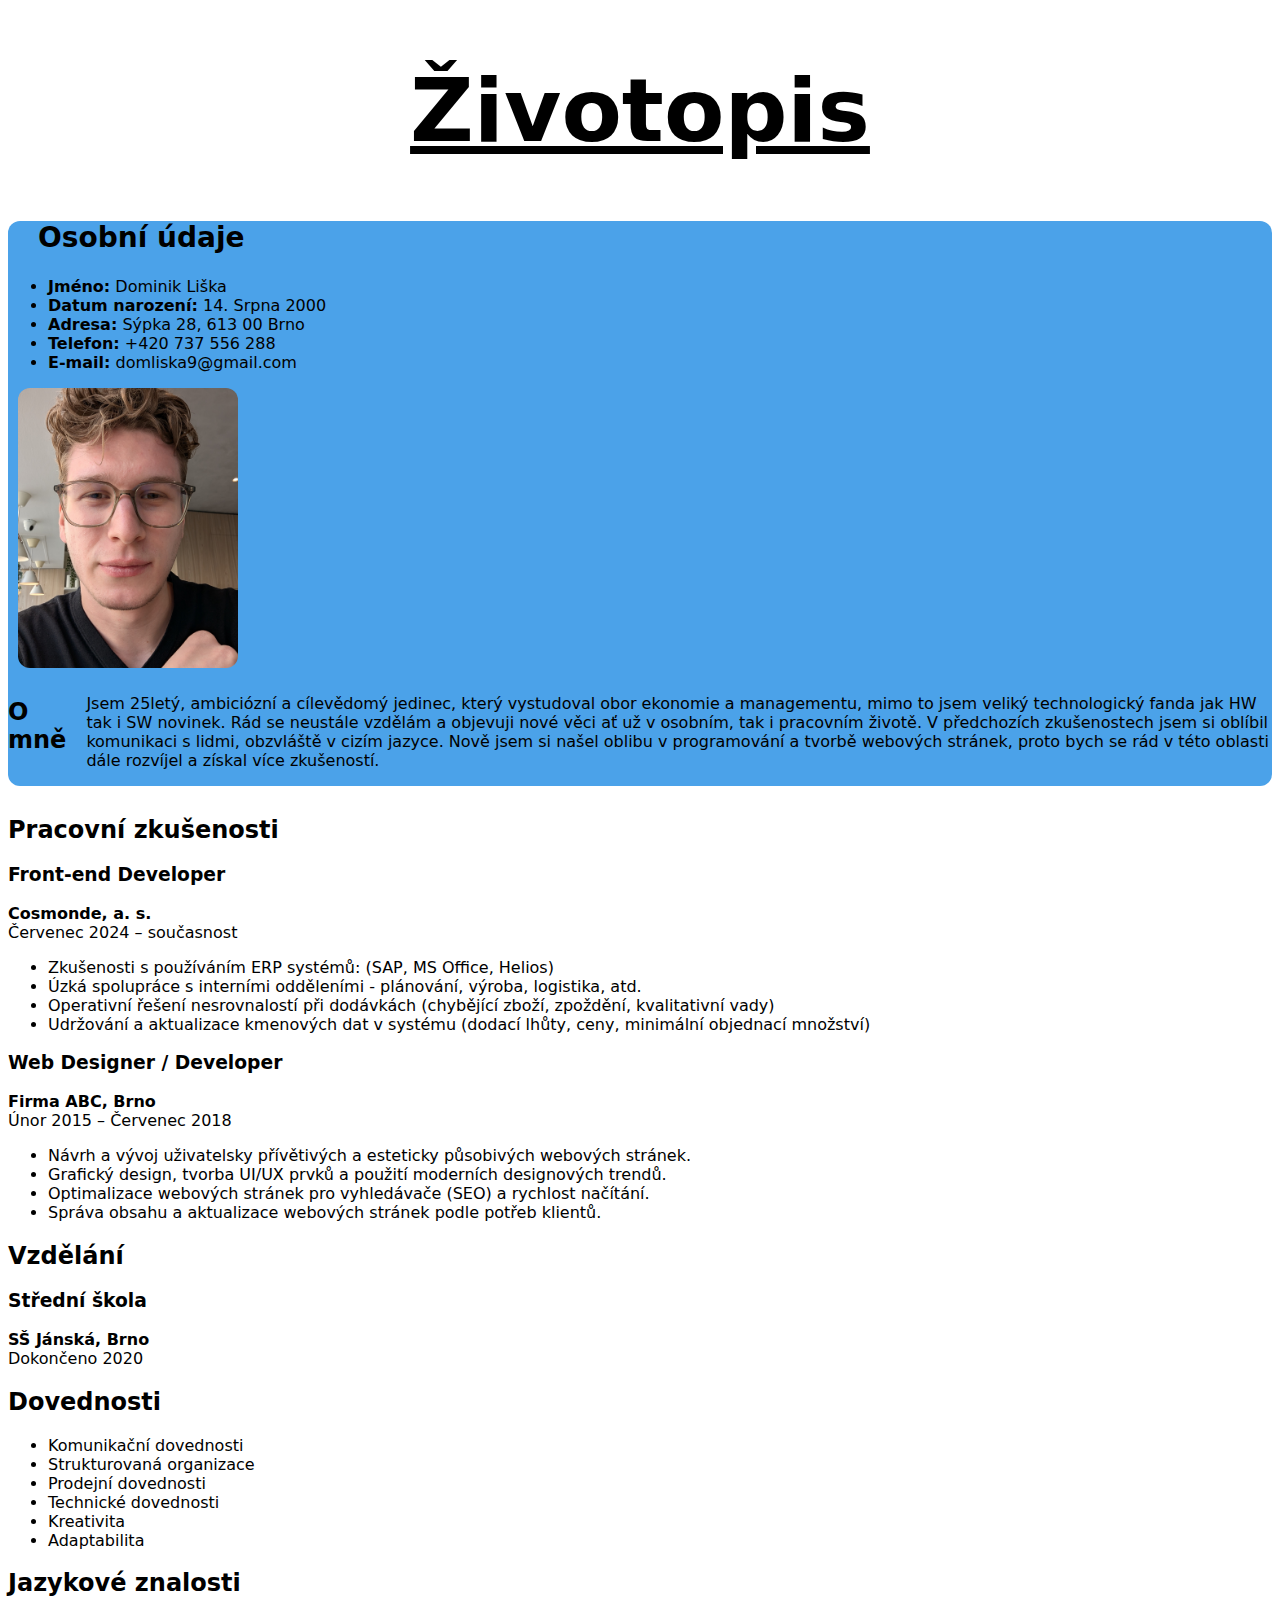
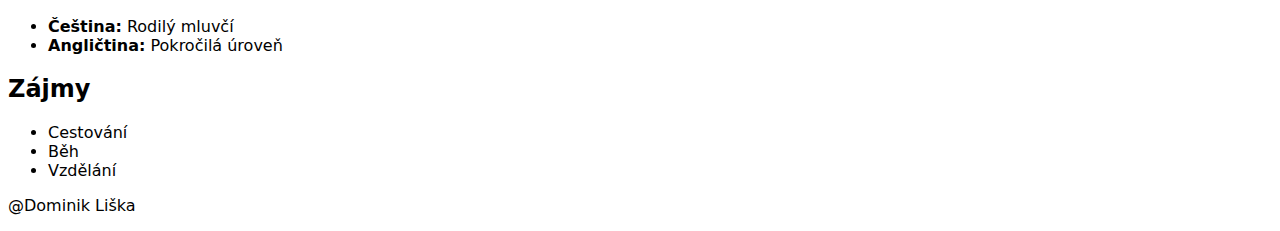
<file: index.html>
<!DOCTYPE html>
<html lang="cs">
  <head>
    <meta charset="UTF-8" />
    <meta name="viewport" content="width=device-width" />
    <meta
      name="description"
      content="CV Dominik Liška - budoucí front end developer"
    />
    <title>Životopis - Dominik Liška</title>
    <link rel="stylesheet" href="styles.css" />
    <link
      href="https://fonts.google.com/specimen/Are+You+Serious?preview.text=sem%2025let%C3%BD,%20ambici%C3%B3zn%C3%AD%20a%20c%C3%ADlev%C4%9Bdom%C3%BD%20jedinec,%20kter%C3%BD%20vystudoval%20obor%0A%20%20%20%20%20%20%20%20%20%20ekonomie%20a%20managementu,%20mimo%20to%20jsem%20velik%C3%BD%20technologick%C3%BD%20fanda%20jak%20HW%0A%20%20%20%20%20%20%20%20%20%20tak%20i%20SW%20novinek.%20R%C3%A1d%20se%20neust%C3%A1le%20vzd%C4%9Bl%C3%A1m%20a%20"
      rel="stylesheet"
    />
  </head>

  <body>
    <!-- HLAVIČKA STRÁNKY, NADPIS -->
    <header>
      <h1>Životopis</h1>
    </header>

    <!-- HLAVNÍ OBSAH -->
    <main>
      <!-- Sekce: OSOBNÍ ÚDAJE -->
      <div class="horni-blok">
      <section class="osobni-udaje-sekce">
        <div class="personal-info-kontejner">
          <h2 id="osobni-udaje">Osobní údaje</h2>
          <ul>
            <li><strong>Jméno:</strong> Dominik Liška</li>
            <li><strong>Datum narození:</strong> 14. Srpna 2000</li>
            <li><strong>Adresa:</strong> Sýpka 28, 613 00 Brno</li>
            <li><strong>Telefon:</strong> +420 737 556 288</li>
            <li><strong>E-mail:</strong> domliska9@gmail.com</li>
          </ul>
        </div>

        <img src="PXL_20251004_101311910.jpg" alt="Fotka na CV" class="Fotka" />
      </section>
      <!--Sekce o mně-->
      <section>
        <div class="o-mne">
        <h2>O mně</h2>
        <p>
          Jsem 25letý, ambiciózní a cílevědomý jedinec, který vystudoval obor
          ekonomie a managementu, mimo to jsem veliký technologický fanda jak HW
          tak i SW novinek. Rád se neustále vzdělám a objevuji nové věci ať už v
          osobním, tak i pracovním životě. V předchozích zkušenostech jsem si
          oblíbil komunikaci s lidmi, obzvláště v cizím jazyce. Nově jsem si
          našel oblibu v programování a tvorbě webových stránek, proto bych se
          rád v této oblasti dále rozvíjel a získal více zkušeností.
        </p>
        </div>
        </div>
      </section>
      <!-- Sekce: PRACOVNÍ ZKUŠENOSTI -->
      <section class="zkusenosti">
        <h2>Pracovní zkušenosti</h2>

        <article>
          <h3>Front-end Developer</h3>
          <p>
            <strong>Cosmonde, a. s.</strong><br />
            Červenec 2024 – současnost
          </p>
          <ul>
            <li>
              Zkušenosti s používáním ERP systémů: (SAP, MS Office, Helios)
            </li>
            <li>
              Úzká spolupráce s interními odděleními - plánování, výroba,
              logistika, atd.
            </li>
            <li>
              Operativní řešení nesrovnalostí při dodávkách (chybějící zboží,
              zpoždění, kvalitativní vady)
            </li>
            <li>
              Udržování a aktualizace kmenových dat v systému (dodací lhůty,
              ceny, minimální objednací množství)
            </li>
          </ul>
        </article>

        <article>
          <h3>Web Designer / Developer</h3>
          <p>
            <strong>Firma ABC, Brno</strong><br />
            Únor 2015 – Červenec 2018
          </p>
          <ul>
            <li>
              Návrh a vývoj uživatelsky přívětivých a esteticky působivých
              webových stránek.
            </li>
            <li>
              Grafický design, tvorba UI/UX prvků a použití moderních
              designových trendů.
            </li>
            <li>
              Optimalizace webových stránek pro vyhledávače (SEO) a rychlost
              načítání.
            </li>
            <li>
              Správa obsahu a aktualizace webových stránek podle potřeb klientů.
            </li>
          </ul>
        </article>
      </section>

      <!-- Sekce: VZDĚLÁNÍ -->
      <section class="vzdelani">
        <h2>Vzdělání</h2>

        <article>
          <h3>Střední škola</h3>
          <p>
            <strong>SŠ Jánská, Brno</strong><br />
            Dokončeno 2020
          </p>
        </article>
      </section>

      <!-- Sekce: DOVEDNOSTI -->
      <section class="skills">
        <h2>Dovednosti</h2>
        <ul>
          <li>Komunikační dovednosti</li>
          <li>Strukturovaná organizace</li>
          <li>Prodejní dovednosti</li>
          <li>Technické dovednosti</li>
          <li>Kreativita</li>
          <li>Adaptabilita</li>
        </ul>
      </section>

      <!-- Sekce: JAZYKY -->
      <section class="jazyky">
        <h2>Jazykové znalosti</h2>
        <ul>
          <li><strong>Čeština:</strong> Rodilý mluvčí</li>
          <li><strong>Angličtina:</strong> Pokročilá úroveň</li>
        </ul>
      </section>

      <!-- Sekce: ZÁJMY -->
      <section class="hobbies">
        <h2>Zájmy</h2>
        <ul>
          <li>Cestování</li>
          <li>Běh</li>
          <li>Vzdělání</li>
        </ul>
      </section>
    </main>

    <!-- PATIČKA STRÁNKY -->
    <footer>
      <p>@Dominik Liška</p>
    </footer>
  </body>
</html>
</file>
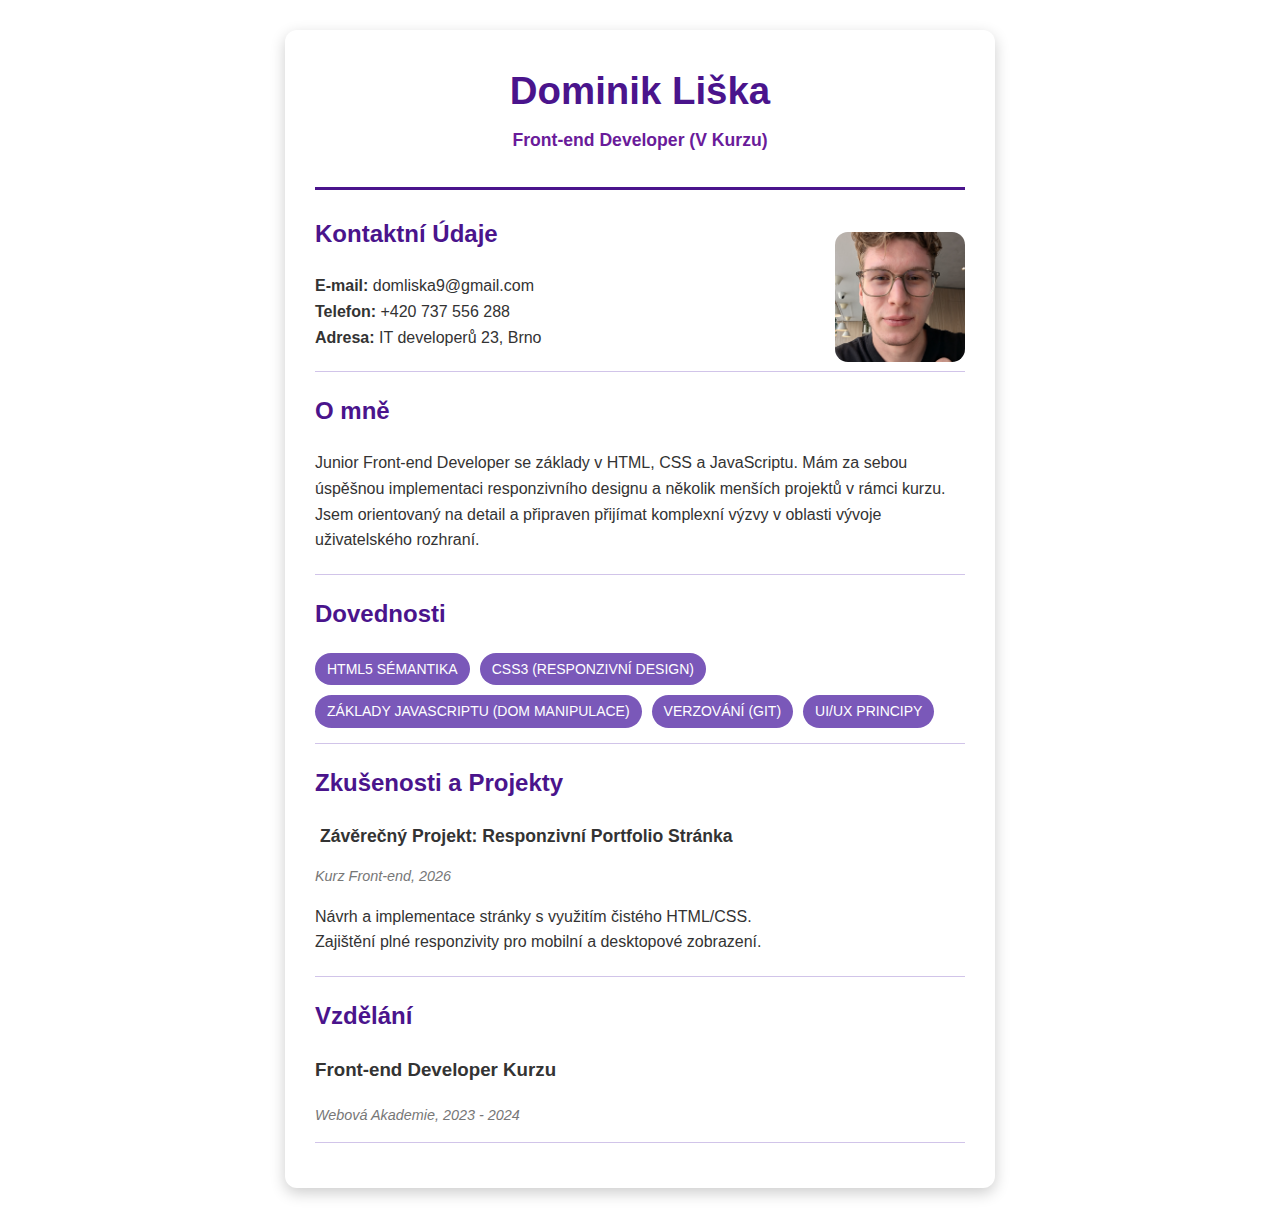
<file: CV/index.html>
<!DOCTYPE html>
<html lang="cs">
  <head>
    <title>Jednoduchý Životopis</title>
    <meta charset="UTF-8" />
    <meta name="viewport" content="width=device-width, initial-scale=1.0" />
    <link rel="stylesheet" href="styles.css" />
  </head>
  <body>
    <header class="cv-hlavicka">
      <h1>Dominik Liška</h1>
      <p class="job-title">Front-end Developer (V Kurzu)</p>
      <img src="PXL_20251004_101311910.jpg" alt="Moje profil fotka" id="profilka"/>
      <!-- Musím dát fotku do hlavičky -->
    </header>

    <main class="cv-hlavni">

      <section class="contact-info sekce">
        <h2>Kontaktní Údaje</h2>
        <ul>
          <li><strong>E-mail:</strong> domliska9@gmail.com</li>
          <li><strong>Telefon:</strong> +420 737 556 288</li>
          <li><strong>Adresa:</strong> IT developerů 23, Brno</li>
        </ul>
      </section>

      <section class="o-mne">
        <h2>O mně</h2>
        <p>
          Junior Front-end Developer se základy v HTML, CSS a JavaScriptu. Mám za sebou úspěšnou implementaci responzivního designu a několik menších projektů v rámci kurzu. Jsem orientovaný na detail a připraven přijímat komplexní výzvy v oblasti vývoje uživatelského rozhraní.
        </p>
      </section>

      <section class="skills">
        <h2>Dovednosti</h2>
        <ul class="skills-list">
          <li>HTML5 Sémantika</li>
          <li>CSS3 (Responzivní Design)</li>
          <li>Základy JavaScriptu (DOM manipulace)</li>
          <li>Verzování (Git)</li>
          <li>UI/UX Principy</li>
        </ul>
      </section>

      <section class="zkusenosti">
        <h2>Zkušenosti a Projekty</h2>
        <article class="projekty">
          <h3>Závěrečný Projekt: Responzivní Portfolio Stránka</h3>
          <p class="datumy">Kurz Front-end, 2026</p>
          <ul>
            <li>Návrh a implementace stránky s využitím čistého HTML/CSS.</li>
            <li>Zajištění plné responzivity pro mobilní a desktopové zobrazení.</li>
          </ul>
        </article>
      </section>

      <section class="vzdelani">
        <h2>Vzdělání</h2>
        <article class="entry">
          <h3>Front-end Developer Kurzu</h3>
          <p class="datumy">Webová Akademie, 2023 - 2024</p>
        </article> 
      </section>
      
    </main>
  </body>
  <!-- <footer></footer> Nevím, co by dal jako footer -->
</html>
</file>
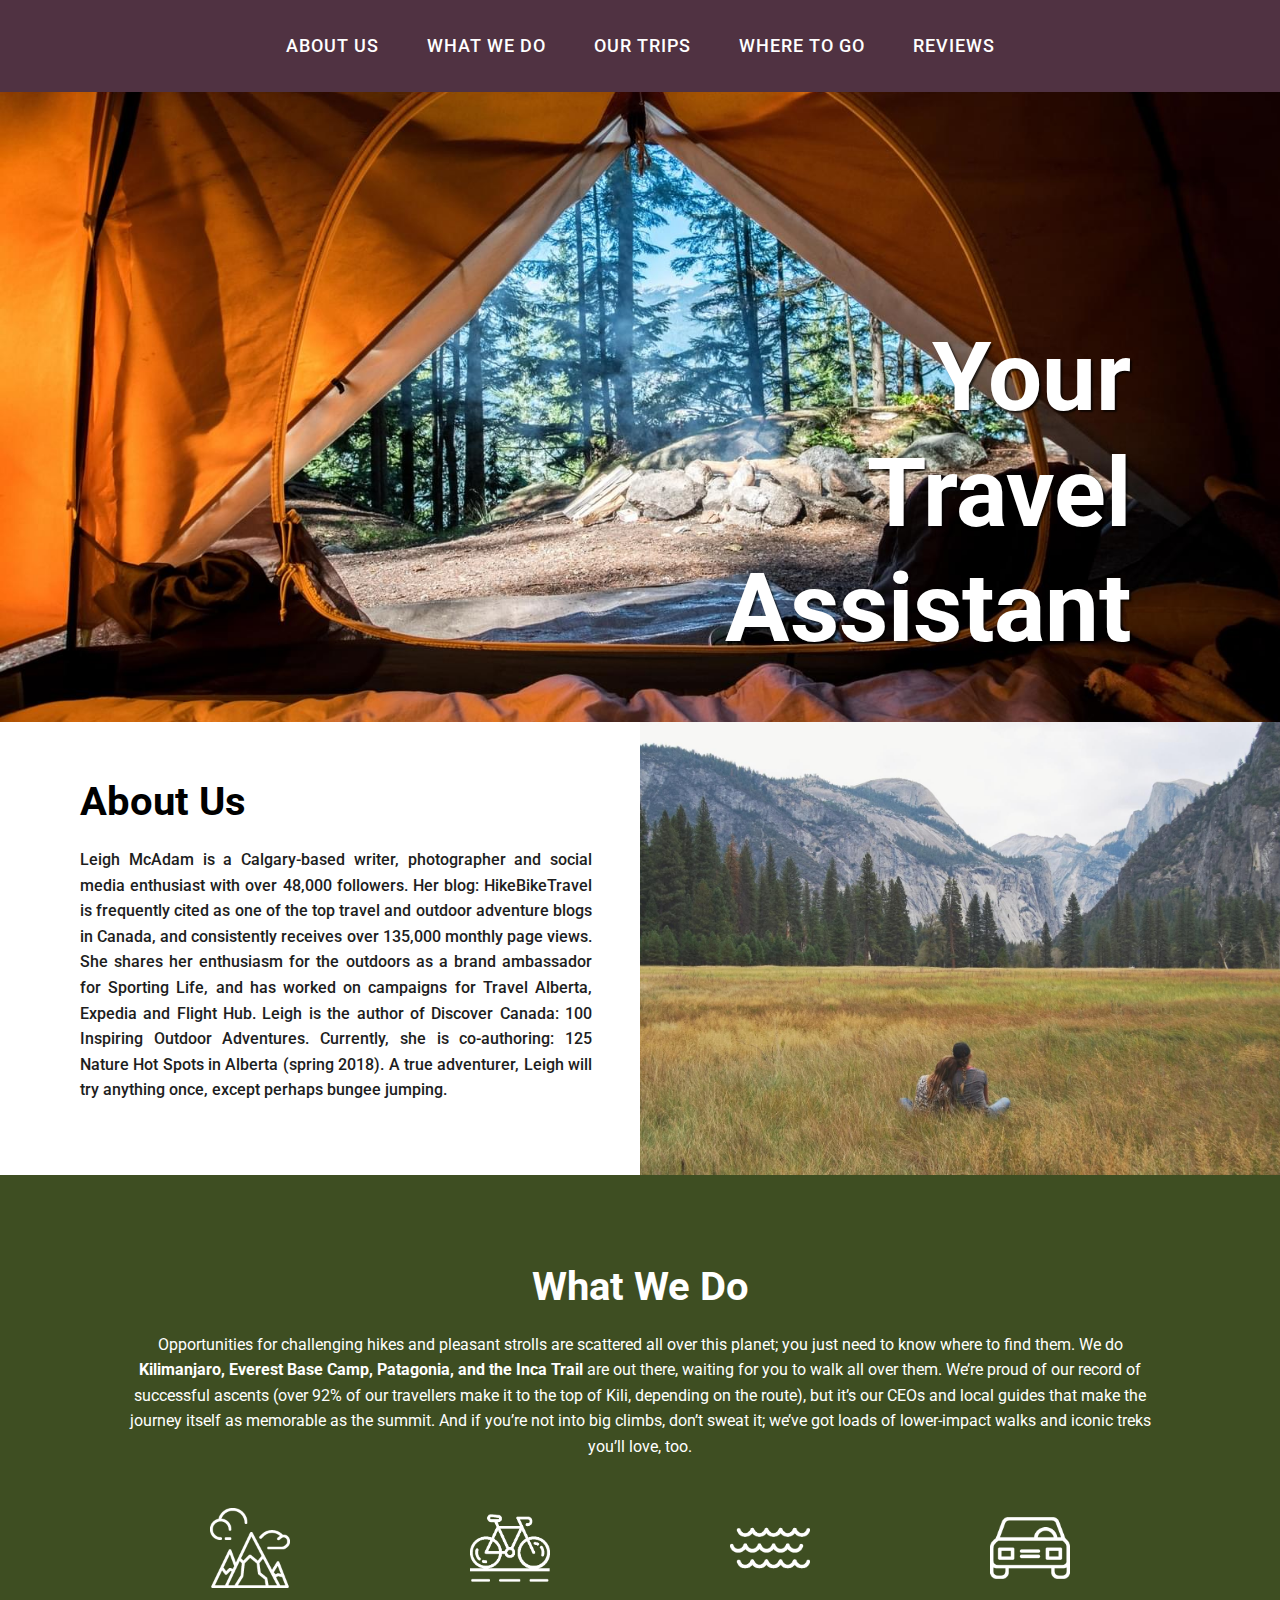
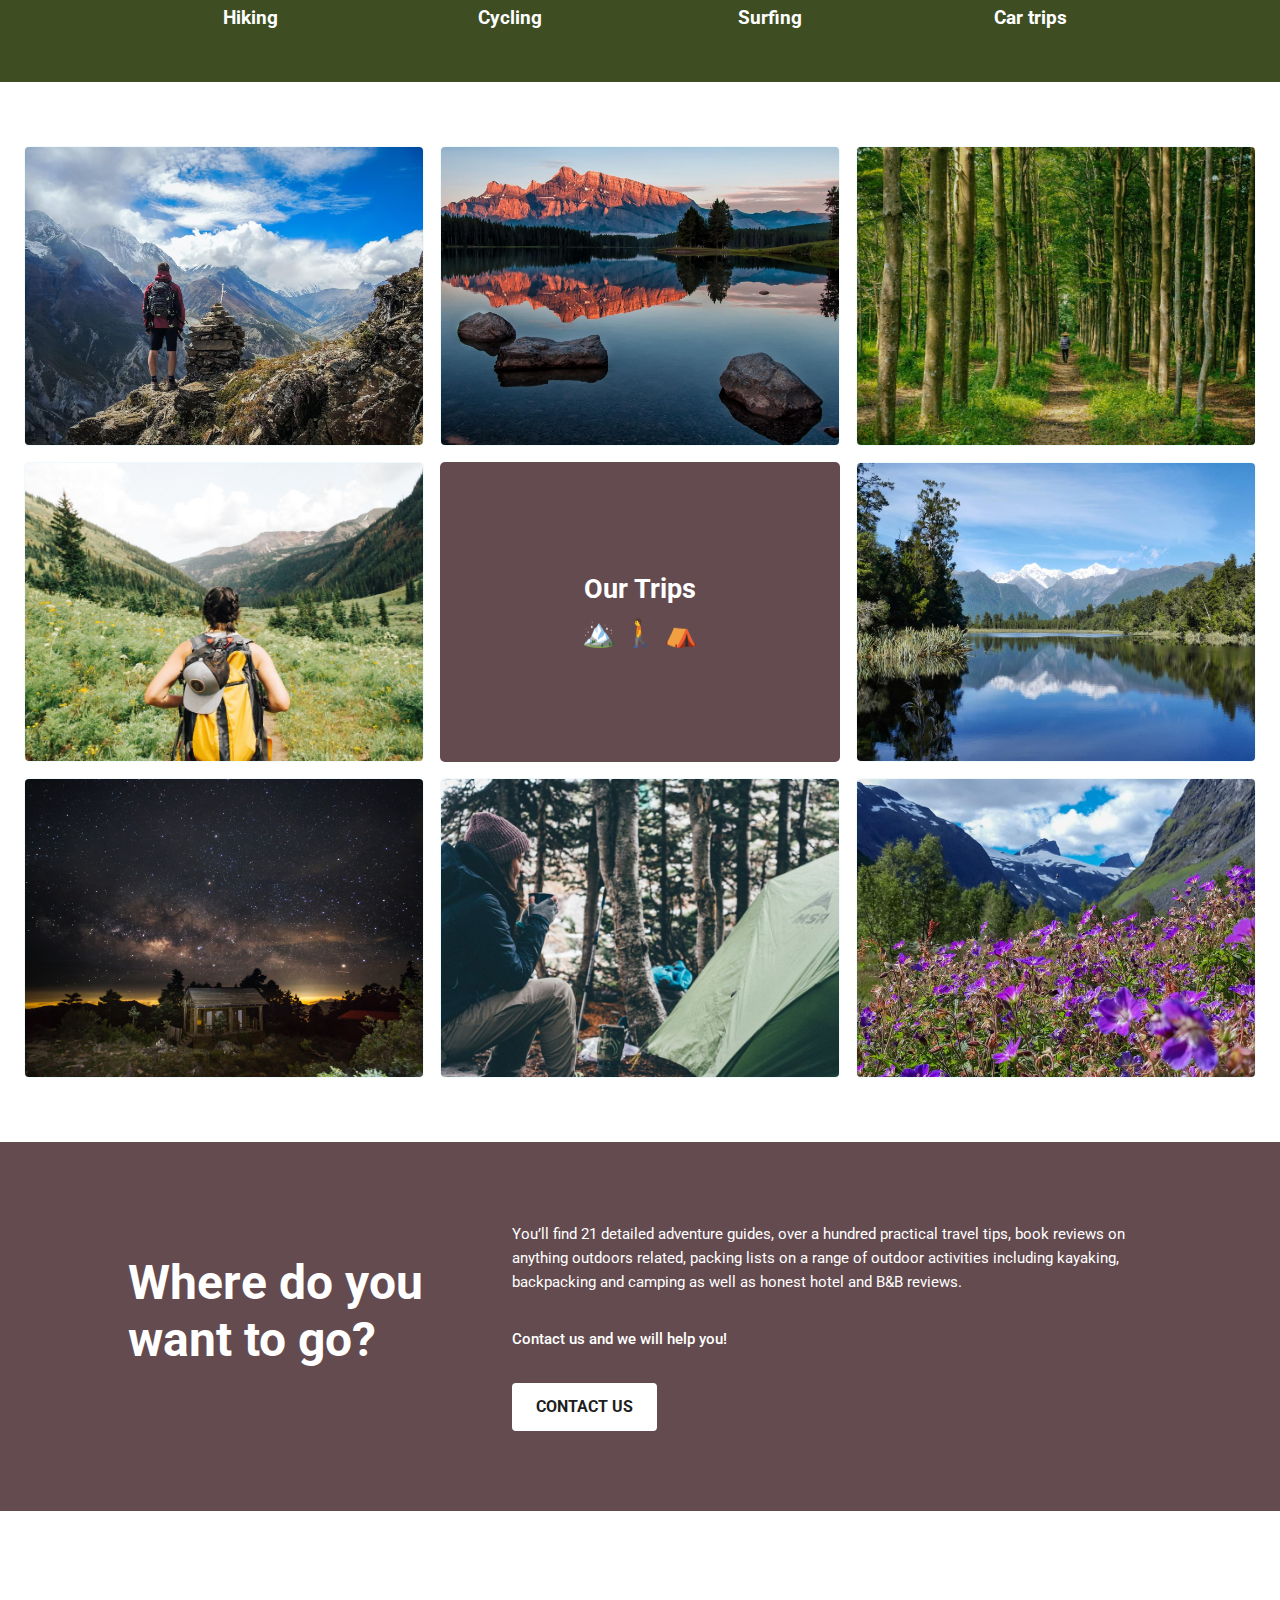
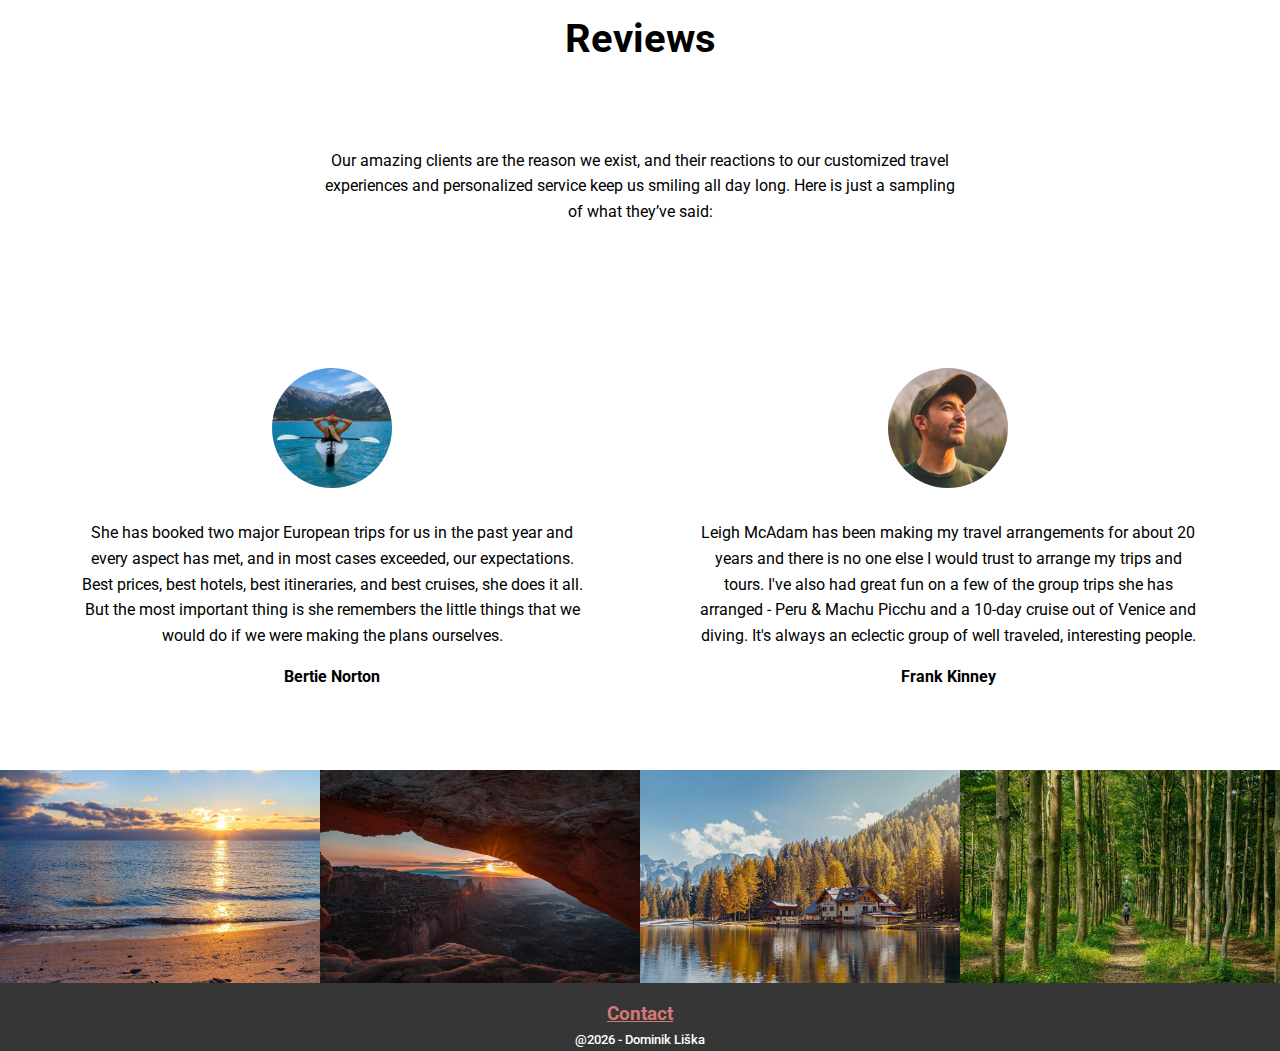
<file: Responzivní stránka/index.html>
<!doctype html>
<html lang="en">
  <head>
    <meta charset="UTF-8" />
    <meta name="viewport" content="width=device-width, initial-scale=1.0" />
    <title>Travel site</title>
    <link rel="stylesheet" href="stylesheet.css" />
    <link rel="preconnect" href="https://fonts.googleapis.com" />
    <link rel="preconnect" href="https://fonts.gstatic.com" crossorigin />
    <link
      href="https://fonts.googleapis.com/css2?family=Roboto:wght@300;400;500;600;700;800;900&display=swap"
      rel="stylesheet"
    />
  </head>
  <body>
    <header>
      <nav>
        <div class="menu-icon">&#9776;</div>

        <ul>
          <li><a href="#about">About Us</a></li>
          <li><a href="#what-we-do">What We Do</a></li>
          <li><a href="#our-trips">Our Trips</a></li>
          <li><a href="#where-to-go">Where to go</a></li>
          <li><a href="#reviews">Reviews</a></li>
          <!-- Udělám přes # a ID, aby se přesunulo na danou sekci -->
        </ul>
      </nav>
    </header>

    <main>
      <section id="hero" class="hero">
        <h1>
          <br />Your<br /><br />
          Travel<br /><br />Assistant<br />
        </h1>
      </section>
      <section id="about" class="about">
        <div class="about-text">
          <h2>About Us</h2>
          <p>
            Leigh McAdam is a Calgary-based writer, photographer and social
            media enthusiast with over 48,000 followers. Her blog:
            HikeBikeTravel is frequently cited as one of the top travel and
            outdoor adventure blogs in Canada, and consistently receives over
            135,000 monthly page views. She shares her enthusiasm for the
            outdoors as a brand ambassador for Sporting Life, and has worked on
            campaigns for Travel Alberta, Expedia and Flight Hub. Leigh is the
            author of Discover Canada: 100 Inspiring Outdoor Adventures.
            Currently, she is co-authoring: 125 Nature Hot Spots in Alberta
            (spring 2018). A true adventurer, Leigh will try anything once,
            except perhaps bungee jumping.
          </p>
        </div>
        <img
          src="images/anneliese-phillips-uv4-vl3liKM-unsplash.jpg"
          alt="landscape view"
          class="image-about"
        />
      </section>
      <section id="what-we-do" class="what-we-do">
        <h2>What We Do</h2>
        <p>
          Opportunities for challenging hikes and pleasant strolls are scattered
          all over this planet; you just need to know where to find them. We do
          <strong
            >Kilimanjaro, Everest Base Camp, Patagonia, and the Inca
            Trail</strong
          >
          are out there, waiting for you to walk all over them. We’re proud of
          our record of successful ascents (over 92% of our travellers make it
          to the top of Kili, depending on the route), but it’s our CEOs and
          local guides that make the journey itself as memorable as the summit.
          And if you’re not into big climbs, don’t sweat it; we’ve got loads of
          lower-impact walks and iconic treks you’ll love, too.
        </p>
        <div class="icons">
          <div class="icon-box">
            <img src="png-icons-white/hiking-white.png" alt="hiking icon" />
            <h3>Hiking</h3>
          </div>

          <div class="icon-box">
            <img src="png-icons-white/cycle-white.png" alt="cycling icon" />
            <h3>Cycling</h3>
          </div>

          <div class="icon-box">
            <img src="png-icons-white/water-white.png" alt="water icon" />
            <h3>Surfing</h3>
          </div>

          <div class="icon-box">
            <img src="png-icons-white/car-white.png" alt="car icon" />
            <h3>Car trips</h3>
          </div>
        </div>
      </section>
      <section id="our-trips" class="our-trips">
        <div class="gallery">
          <img
            src="images/simon-english-48nerZQCHgo-unsplash.jpg"
            alt="mountain landscape"
          />
          <img
            src="images/james-wheeler-ZOA-cqKuJAA-unsplash.jpg"
            alt="lake landscape"
          />
          <img
            src="images/daniel-tseng-73lmMKhi2U8-unsplash.jpg"
            alt="forest landscape"
          />
          <img
            src="images/holly-mandarich-UVyOfX3v0Ls-unsplash.jpg"
            alt="tourist landscape"
          />
          <div class="gallery-text">
            <h2>Our Trips <br />🏔️ 🚶 ⛺<br /></h2>
          </div>
          <img
            src="images/patrick-szylar-45bM3XGqnDE-unsplash.jpg"
            alt="lake landscape"
          />
          <img
            src="images/chung-yee-tsang-wqxCKM0R6R8-unsplash.jpg"
            alt="cabin and stars landscape"
          />
          <img
            src="images/julian-bialowas-ilkTnuMunP8-unsplash.jpg"
            alt="camping tent landscape"
          />
          <img
            src="images/matej-drha-rbDzMcJsBkY-unsplash.jpg"
            alt="flowers in mountains landscape"
          />
        </div>
      </section>
      <section id="where-to-go" class="where-to-go">
        <h2>Where do you want to go?</h2>

        <div class="where-content">
          <p>
            You’ll find 21 detailed adventure guides, over a hundred practical
            travel tips, book reviews on anything outdoors related, packing
            lists on a range of outdoor activities including kayaking,
            backpacking and camping as well as honest hotel and B&B reviews.
          </p>
          <div class="contact-us"><p>Contact us and we will help you!</p></div>
          <a href="#footer" class="btn">CONTACT US</a>
        </div>
      </section>
      <section id="reviews" class="reviews">
        <h2>Reviews</h2>

        <div class="review-intro">
          <p>
            Our amazing clients are the reason we exist, and their reactions to
            our customized travel experiences and personalized service keep us
            smiling all day long. Here is just a sampling of what they’ve said:
          </p>
        </div>

        <div class="review-item">
          <img
            src="images/kalen-emsley-kGSapVfg8Kw-unsplash.jpg"
            alt="Profile picture"
          />
          <p>
            She has booked two major European trips for us in the past year and
            every aspect has met, and in most cases exceeded, our expectations.
            Best prices, best hotels, best itineraries, and best cruises, she
            does it all. But the most important thing is she remembers the
            little things that we would do if we were making the plans
            ourselves.
          </p>
          <h4>Bertie Norton</h4>
        </div>

        <div class="review-item">
          <img
            src="images/jeffrey-keenan-pUhxoSapPFA-unsplash.jpg"
            alt="profile picture"
          />
          <p>
            Leigh McAdam has been making my travel arrangements for about 20
            years and there is no one else I would trust to arrange my trips and
            tours. I've also had great fun on a few of the group trips she has
            arranged - Peru & Machu Picchu and a 10-day cruise out of Venice and
            diving. It's always an eclectic group of well traveled, interesting
            people.
          </p>
          <h4>Frank Kinney</h4>
        </div>
      </section>
      <section id="end-pictures" class="end-pictures">
        <img
          src="images/alexey-fedenkov-BaCZYH9RLmQ-unsplash.jpg"
          alt="Beach landscape"
        />
        <img
          src="images/omer-salom-LoijtQXXNhs-unsplash.jpg"
          alt="cliff landscape"
        />
        <img
          src="images/vincentiu-solomon-7MH4ped6_Mo-unsplash.jpg"
          alt="lake landscape"
        />
        <img
          src="images/daniel-tseng-73lmMKhi2U8-unsplash.jpg"
          alt="forest landscape"
        />
      </section>
    </main>

    <footer>
      <p class="contact">Contact</p>
      <p>@2026 - Dominik Liška</p>
    </footer>
<script src="script.js" defer></script>
  </body>
</html>
</file>
<file: styles.css>
body{
    font-family: system-ui, -apple-system, BlinkMacSystemFont, 'Segoe UI', Roboto, Oxygen, Ubuntu, Cantarell, 'Open Sans', 'Helvetica Neue', sans-serif
}
h1{
    text-align: center;
    font-size: 5.5em;
    text-decoration: underline;
}
.Fotka{
      width: 220px;          /* šířka obrázku */
  height: 280px;         /* výška obrázku */
  border-radius: 12px;   /* zaoblení rohů */
  object-fit: cover;     /* ořízne fotku, aby vyplnila rám */
  display: block;
  margin: 2px auto 10px 10px
}
.o-mne {
  display: flex;              /* aktivuje flexbox */
  align-items: right;        /* svislé zarovnání fotky a textu */
  gap: 20px;                  /* mezera mezi fotkou a textem */
  margin-bottom: 30px;        /* odsazení od dalších sekcí */
}
#osobni-udaje {
padding-left: 30px;
font-size: 28px;

} 
.horni-blok {
  background-color: rgb(75, 162, 233);
  border-radius: 12px;
</file>
<file: CV/styles.css>
/* Vytořím si root, kdybych chtěl dělat zmeny barev apod. */
:root {
  --primary-color: #4a148c; /* Tohle bude hlavní-dominující */
  --text-color: #333;
  --bg-color: #e8eaf6; /* tročku šedé pro kontrast */
  --cv-color: white; 
  --border-color: #d1c4e9;
  --nadpisy-color:#7a58b9;
  --padding-unit: 15px;
}

body {
  font-family: 'Verdana', sans-serif;
  line-height: 1.6;
  margin: 0;
  padding: 30px; /* Větší vnitřní odsazení */
  background-color: var(--bg-color); 
  color: var(--text-color);
  
  /* Nastavím si velikost, ve které budu pracovat*/
  width: 650px; 
  margin: 30px auto; 
  
  background-color: var(--cv-color);
  box-shadow: 0 5px 15px rgba(0, 0, 0, 0.2); /*ohraničení stránky*/
  border-radius: 12px; 
}
#profilka {
  width: 130px;
  height: 130px;
  border-radius: 10%;
  object-fit: cover;
  margin-top: 60px;
  float: right;
  /* zatím neumím flex box, takže tohle je jediné obtékání textu */
}
ul {
  list-style: none;   
  padding-left: 0;
  /* Nechci zde tečky */
}

/* --- 2. Hlavička a oddělovače --- */

.cv-hlavicka {
  text-align: center;
  margin-bottom: 25px;
  padding-bottom: 15px;
  /* Výrazný oddělovač */
  border-bottom: 3px solid var(--primary-color); 
}

.cv-hlavicka h1 {
  color: var(--primary-color);
  margin: 0;
  font-size: 2.4em; /* Mírně větší jméno, zkusím jednotku */
}

.job-title {
  margin-top: 5px;
  font-weight: bold;
  color: #6a1b9a; 
  font-size: 1.1em;
}

section {
  color: var(--text-color);
  /* oddělovač pod nadpisem sekce */
  border-bottom: 1px solid var(--border-color); 
  padding-bottom: 5px;
  margin-top: 0;
  margin-bottom: var(--padding-unit);
}

h2{
  color: var(--primary-color);
}

.projekty h3 {
  margin: 5px;
  color: var(--text-color);
  font-size: 1.1em;
}

.datumy {
  font-style: italic;
  font-size: 0.9em;
  color: #777;
  margin-bottom: 10px;
}

/* Skills */
.skills-list {
  font-size: 0; 
}

.skills-list li {
  display: inline-block; 
  background-color: var(--nadpisy-color);
  color: white;
  padding: 5px 12px;
  border-radius: 20px; 
  font-size: 14px; 
  margin-right: 10px; 
  margin-bottom: 10px; 
  text-transform: uppercase;
}

.skills-list li:hover {
  background-color: #6a1b9a; /* Efekt při najetí myši */
}
</file>
<file: Responzivní stránka/stylesheet.css>
/* Vynulovat marginy a paddingy */
* {
  margin: 0px;
  padding: 0px;
  box-sizing: border-box;
}

img {
  max-width: 100%;
  height: auto;
  display: block;
}

:root {
  --text-black: #1d1d1d;
  --text-white: #ffffff;
  --background-green: #3e4e22;
  --background-color: #f5f5f5;
  --background-lightgreen: #644b4f;
  --header-color: #503242;
}

title {
  display: none;
}
body {
  font-family: Roboto, sans-serif;
  line-height: 1.6;
}

header {
  background-color: var(--header-color);
  color: var(--text-white);
  padding: 1rem;
}
nav {
  display: flex;
  justify-content: flex-end;
}

.menu-icon {
  color: var(--text-white);
  font-size: 2.4em;
  border-radius: 40%;
}
nav ul {
  display: none;
}

.hero {
  background: url("images/scott-goodwill-y8Ngwq34_Ak-unsplash.jpg");
  display: flex;
  color: var(--text-white);
  background-size: cover;
  background-position: center;
  height: 70vh;
  justify-content: end;
  align-items: flex-end;
  padding: 1.3rem;
}
/* Potřebuji upravit zvlášť aby text dal do bloku dle předlohy */
.hero h1 {
  text-align: right;
  max-width: 90%;
  line-height: 0.6;
  font-size: 4rem;
  text-shadow: 2px 2px 2px rgba(0, 0, 0, 0.7);
  padding-right: 2rem;
  padding-bottom: 3rem;
}

.about {
  padding: 3rem 1.5rem;
}

h2 {
  text-align: center;
  margin-bottom: 0.8rem;
  font-size: 2.5rem;
  margin-top: 2rem;
}
/* Nefunguje font-weight, musel jsem přidat do head, aby se načetl font správně */
.about p {
  margin-bottom: 1.5rem;
  color: var(--text-black);
  text-align: justify;
  font-weight: 500;
}

.what-we-do {
  background-color: var(--background-green);
  color: var(--text-white);
  padding: 3rem 1.5rem;
  text-align: center;
}
.what-we-do h2 {
  text-align: center;
}
.icons {
  display: flex;
  flex-direction: column;
  align-items: center;
  justify-content: center;
  gap: 1rem;
  margin-top: 1.5rem;
}
.icons img {
  width: 6.5rem;
}

.gallery {
  display: grid;
  grid-template-columns: 1fr;
  gap: 0.5rem;
  margin-top: 4rem;
  padding: 0 1.5rem;
  margin-bottom: 4rem;
}

.gallery img {
  width: 100%;
  height: 300px;
  object-fit: cover;
  border: 1px solid #effafc;
  border-radius: 5px;
  display: block;
}

.gallery-text {
  background-color: var(--background-lightgreen);
  padding: 1.5rem;
  display: flex;
  justify-content: center;
  align-items: center;
  border-radius: 5px;
}

.gallery-text h2 {
  margin: 0;
  color: var(--text-white);
  font-size: 1.7rem;
  font-weight: bold;
}
.where-to-go {
  background-color: var(--background-lightgreen);
  color: var(--text-white);
  padding: 4rem 1.5rem;
  text-align: left;
}

.where-to-go h2 {
  text-align: left;
  font-size: 2.5rem;
  margin-bottom: 2rem;
  line-height: 1.2;
}

.where-to-go p {
  margin-bottom: 2rem;
  line-height: 1.6;
  font-size: 0.95rem;
}

.contact-us {
  margin-bottom: 1.5rem;
  font-weight: 500;
}

.btn {
  display: inline-block;
  background-color: var(--text-white);
  color: var(--text-black);
  padding: 0.7rem 1.5rem;
  font-weight: 700;
  text-decoration: none;
  border-radius: 4px;
  transition: background-color 0.3s ease;
}

.btn:hover {
  background-color: #d1d5db; 
  cursor: pointer; 
}

.review-content {
  padding: 1rem 2rem;
  text-align: center;
  font-weight: 500;
}

.reviews img {
  border-radius: 50%;
  width: 120px;
  height: 120px;
  object-fit: cover;
  margin: 2rem auto;
}
h4 {
  font-weight: bold;
  margin: 1rem auto;
  text-align: center;
}

.reviews p {
  text-align: center;
  margin: 1rem 2rem;
  font-weight: 400;
}

footer {
  background-color: rgb(54, 54, 54);
  display: flex;
  flex-direction: column;
}
.contact {
  color: rgb(209, 121, 121);
  text-decoration: underline;
  margin-top: 1rem;
  font-weight: bolder;
  font-size: larger;
}
footer p {
  color: white;
  text-align: center;
  font-weight: 500;
  font-size: 0.8rem;
}


nav ul.active {
    display: flex; 
    flex-direction: column; 
    position: absolute; 
    top: 60px; 
    right: 0; 
    width: 100%; 
    background-color: var(--header-color); 
    text-align: center;
    padding: 1rem 0;
    z-index: 1000; 
    text-decoration: none;
    text-transform: uppercase;
    font-weight: 500;
    font-size: 1.1rem;
   
}
/* Styl pro odkazy v otevřeném menu */
nav ul.active a {
    color: white; 
    text-decoration: none; 
    font-size: 1.2rem; 
    font-weight: bold;
    display: block; 
}


nav ul.active a:active {
    color: #cccccc;
}

nav ul.active li {
    margin: 1rem 0; 
}

.menu-icon {
    cursor: pointer;
    
}

/* / Media Queries pro větší obrazovky * */

@media (min-width: 768px) {
  .about {
    display: grid;
    grid-template-columns: 1fr 1fr;
    padding: 0;
    align-items: stretch;
  }

  .about-text {
    padding: 3rem 3rem 3rem 5rem;
    display: flex;
    flex-direction: column;
    justify-content: center;
  }

  .about h2 {
    text-align: left;
    margin-top: 0;
  }

  .about .image-about {
    width: 100%;
    height: 100%;
    object-fit: cover;
    margin-top: 0;
  }

  .icons {
    display: grid;
    grid-template-columns: repeat(4, 1fr);
    gap: 1rem;
    max-width: 100%;
    margin-top: 3rem;
  }

  .icons img {
    margin: 0 auto 1rem auto;
    width: 80px;
  }

  .gallery {
    grid-template-columns: repeat(3, 1fr);
    gap: 1rem;
  }

  .where-to-go {
    display: grid;
    grid-template-columns: 1fr 2fr;
    gap: 4rem;
    align-items: start;
    padding: 5rem 3rem;
    text-align: left;
  }

  .where-to-go h2 {
    font-size: 3rem;
    margin-bottom: 0;
  }

  .reviews {
    display: grid;
    grid-template-columns: 1fr 1fr;
    gap: 3rem;
    padding: 4rem 3rem;
  }

  .reviews h2,
  .review-intro {
    grid-column: 1 / -1;
  }

  .review-intro {
    max-width: 700px;
    margin: 0 auto 3rem auto;
  }

  .end-pictures {
    display: grid;
    grid-template-columns: 1fr 1fr;
    gap: 0;
  }

  .end-pictures img {
    margin-bottom: 0;
    height: 100%;
    object-fit: cover;
  }
}

/* DESKTOP (min-width: 992px) */

@media (min-width: 992px) {
  .menu-icon {
    display: none;
  }

  nav ul {
    display: flex;
    list-style: none;
    gap: 3rem;
    margin: 0;
    padding: 0;
  }

  nav {
    justify-content: center;
    padding: 1rem 0;
  }

  nav a {
    color: var(--text-white);
    text-decoration: none;
    text-transform: uppercase;
    font-weight: 500;
    font-size: 1.1rem;
    letter-spacing: 1px;
    transition: color 0.3s ease;
  }

  nav a:hover {
    color: #cccccc;
    text-decoration: underline;
  }
  .hero h1 {
    font-size: 6rem;
    max-width: 70%;
    padding-right: 8rem;
    padding-bottom: 4rem;
  }

  .about,
  .our-trips,
  .reviews {
    max-width: 1500px;
    margin-left: auto;
    margin-right: auto;
  }

  .what-we-do,
  .where-to-go {
    max-width: 100%;
    padding-left: 10%;
    padding-right: 10%;
  }

  .end-pictures {
    max-width: 100%;
    padding: 0;
    grid-template-columns: repeat(4, 1fr);
  }
}
</file>
